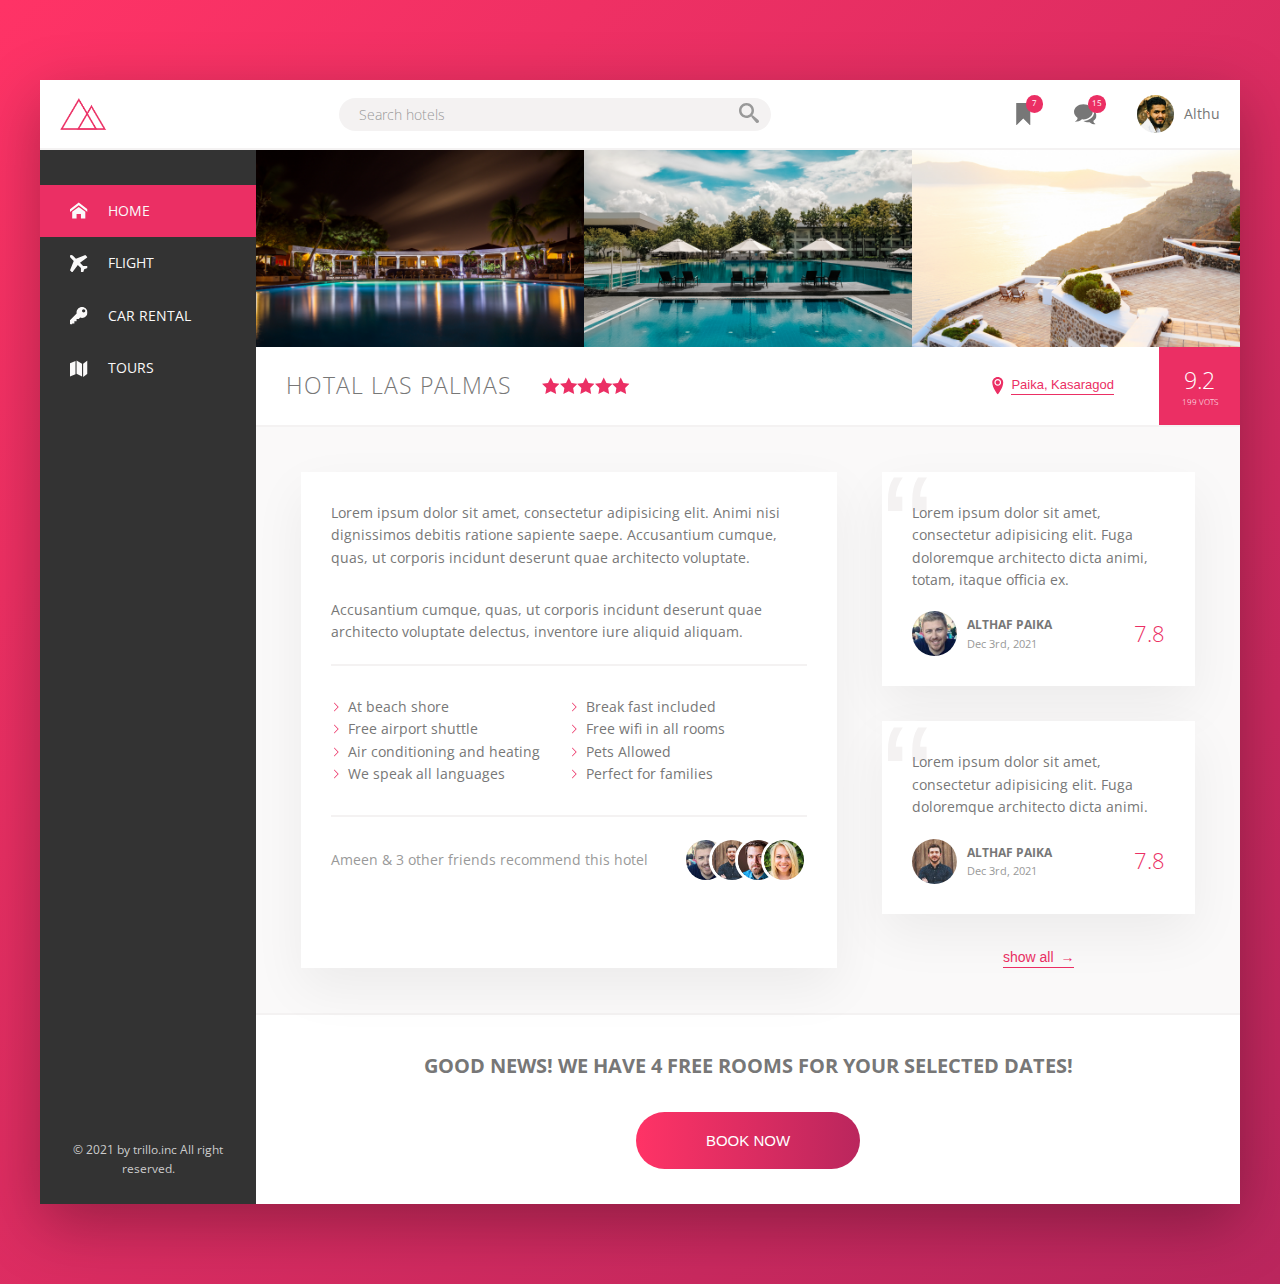
<file: index.html>
<!DOCTYPE html>
<html lang="en">
    <head>
        <meta charset="UTF-8">
        <meta name="viewport" content="width=device-width, initial-scale=1.0">
        
        <link href="https://fonts.googleapis.com/css?family=Open+Sans:300,400,600" rel="stylesheet">
        <link rel="stylesheet" href="css/style.css">
        <link rel="shortcut icon" type="image/png" href="img/favicon.png">
        
        <title>trillo &mdash; Your all-in-one booking app</title>
    </head>
    <body>
        <div class="container">
            <header class="header">
                <img src="img/logo.png" alt="logo" class="logo">
                <form action="X" class="search">
                    <input type="text" class="search__input" placeholder="Search hotels">
                    <button class="search__button">
                        <svg class="search__icon">
                            <use xlink:href="sprite.svg#icon-search"></use>
                        </svg>
                    </button>
                </form>
                <nav class="user-nav">
                    <div class="user-nav__icon-box">
                        <svg class="user-nav__icon">
                            <use xlink:href="sprite.svg#icon-bookmark"></use>
                        </svg>
                        <span class="user-nav__notification">7</span>
                    </div>
                    <div class="user-nav__icon-box">
                        <svg class="user-nav__icon">
                            <use xlink:href="sprite.svg#icon-bubbles2"></use>
                        </svg>
                        <span class="user-nav__notification">15</span>
                    </div>
                    <div class="user-nav__user">
                        <img src="img/myPic.jpg" alt="user photo" class="user-nav__user-photo">
                        <span class="user-nave__user-name">Althu</span>
                    </div>
                </nav>
            </header>

            <!-- //////////////////    main-part     //////////////////////// -->
            <div class="content">
                <nav class="side-bar">
                    <ul class="side-nav">
                            <li class="side-nav__item side-nav__item--active">
                                <a href="#" class="side-nav__link">
                                    <svg class="side-nav__icon">
                                        <use xlink:href="sprite.svg#icon-home"></use>
                                    </svg>
                                        <span class="side-nav__text">Home</span>
                                </a>
                            </li>

                            <li class="side-nav__item">
                                <a href="#" class="side-nav__link">
                                    <svg class="side-nav__icon">
                                        <use xlink:href="sprite.svg#icon-airplane"></use>
                                    </svg>
                                        <span class="side-nav__text">Flight</span>
                                </a>
                            </li>

                            <li class="side-nav__item">
                                <a href="#" class="side-nav__link">
                                    <svg class="side-nav__icon">
                                        <use xlink:href="sprite.svg#icon-key"></use>
                                    </svg>
                                        <span class="side-nav__text">Car rental</span>
                                </a>
                            </li>

                            <li class="side-nav__item">
                                <a href="#" class="side-nav__link">
                                    <svg class="side-nav__icon">
                                        <use xlink:href="sprite.svg#icon-map"></use>
                                    </svg>
                                        <span class="side-nav__text">Tours</span>
                                </a>
                            </li>
                        </ul>

                        <div class="legal">
                            &copy; 2021 by trillo.inc All right reserved.
                        </div>
                </nav>

<!-- //////////////////    hotel-part     //////////////////////// -->
<!-- //////////////////    hotel-view     //////////////////////// -->

<main class="hotel-view">
                    <div class="gallery">
                        <figure class="gallery__item">
                            <img src="img/hotel-1.jpg" alt="photo of hotel 1" class="gallery__photo">
                        </figure>
                        <figure class="gallery__item">
                            <img src="img/hotel-2.jpg" alt="photo of hotel 2" class="gallery__photo">
                        </figure>
                        <figure class="gallery__item">
                            <img src="img/hotel-3.jpg" alt="photo of hotel 3" class="gallery__photo">
                        </figure>
                    </div>
                    
<!-- //////////////////    hotel-overview     //////////////////////// -->
<div class="overview">
    <h1 class="overview__heading">Hotal Las Palmas</h1>
                        <div class="overview__stars">
                            <svg class="overview__icon-star">
                                <use xlink:href='sprite.svg#icon-star-full'></use>
                            </svg>
                            <svg class="overview__icon-star">
                                <use xlink:href='sprite.svg#icon-star-full'></use>
                            </svg>
                            <svg class="overview__icon-star">
                                <use xlink:href='sprite.svg#icon-star-full'></use>
                            </svg>
                            <svg class="overview__icon-star">
                                <use xlink:href='sprite.svg#icon-star-full'></use>
                            </svg>
                            <svg class="overview__icon-star">
                                <use xlink:href='sprite.svg#icon-star-full'></use>
                            </svg>
                        </div>

                        <div class="overview__location">
                            <svg class="overview__icon-location">
                                <use xlink:href="sprite.svg#icon-location"></use>
                            </svg>
                            <button class="btn-inline">Paika, Kasaragod</button>
                        </div>

                        <div class="overview__rating">
                            <div class="overview__rating-average">9.2</div>
                            <div class="overview__rating-count">199 vots</div>
                        </div>
                    </div>
<!-- //////////////////    hotel-overview     //////////////////////// -->
                    <div class="details">
                        <div class="description">
                            <p class="paragraph">
                                Lorem ipsum dolor sit amet, consectetur adipisicing elit. Animi nisi dignissimos debitis ratione sapiente saepe. Accusantium cumque, quas, ut corporis incidunt deserunt quae architecto voluptate.
                            </p>
                            <p class="paragraph">
                                Accusantium cumque, quas, ut corporis incidunt deserunt quae architecto voluptate delectus, inventore iure aliquid aliquam.
                            </p>

                            <ul class="list">
                                <li class="list__item">At beach shore</li>
                                <li class="list__item">Break fast included</li>
                                <li class="list__item">Free airport shuttle</li>
                                <li class="list__item">Free wifi in all rooms</li>
                                <li class="list__item">Air conditioning and heating</li>
                                <li class="list__item">Pets Allowed</li>
                                <li class="list__item">We speak all languages</li>
                                <li class="list__item">Perfect for families</li>
                            </ul>

                            <div class="recommend">
                                <p class="recommend__count">
                                    Ameen & 3 other friends recommend this hotel
                                </p>
                                <div class="recommend__friends">
                                    <img src="img/user-3.jpg" alt="friend 1" class="recommend__photo">
                                    <img src="img/user-4.jpg" alt="friend 2" class="recommend__photo">
                                    <img src="img/user-5.jpg" alt="friend 3" class="recommend__photo">
                                    <img src="img/user-6.jpg" alt="friend 4" class="recommend__photo">
                                </div>
                            </div>
                            
                        </div>
                        <div class="review">
                            <figure class="review__box">
                                <blockquote class="review__text">Lorem ipsum dolor sit amet, consectetur adipisicing elit. Fuga doloremque architecto dicta animi, totam, itaque officia ex.</blockquote>
                                <figcaption class="review__user-box">
                                    <img src="img/user-3.jpg" alt="" class="review__user-photo">
                                    <div class="review__user-name--box">
                                        <p class="review__user-name"> Althaf Paika</p>
                                        <p class="review__date">Dec 3rd, 2021</p>
                                    </div>
                                    <div class="review__rating">7.8</div>
                                </figcaption>
                            </figure>
                            <figure class="review__box">
                                <blockquote class="review__text">Lorem ipsum dolor sit amet, consectetur adipisicing elit. Fuga doloremque architecto dicta animi.</blockquote>
                                <figcaption class="review__user-box">
                                    <img src="img/user-4.jpg" alt="" class="review__user-photo">
                                    <div class="review__user-name--box">
                                        <p class="review__user-name"> Althaf Paika</p>
                                        <p class="review__date">Dec 3rd, 2021</p>
                                    </div>
                                    <div class="review__rating">7.8</div>
                                </figcaption>
                            </figure>
                            
                            <button class="btn-inline">show all <span>&rarr;</span></button>

                        </div>
                    </div>

                    <div class="cta">
                        <h2 class="cta__book-now">good news! we have 4 free rooms for your selected dates!</h2>
                        <button class="button-cta">
                            <span class="button-cta__button-visible">book now</span>
                            <span class="button-cta__button-hidden">only 4 rooms left</span>
                        </button>
                    </div>
                </main>
            </div>
        </div>
    </body>
</html>
</file>
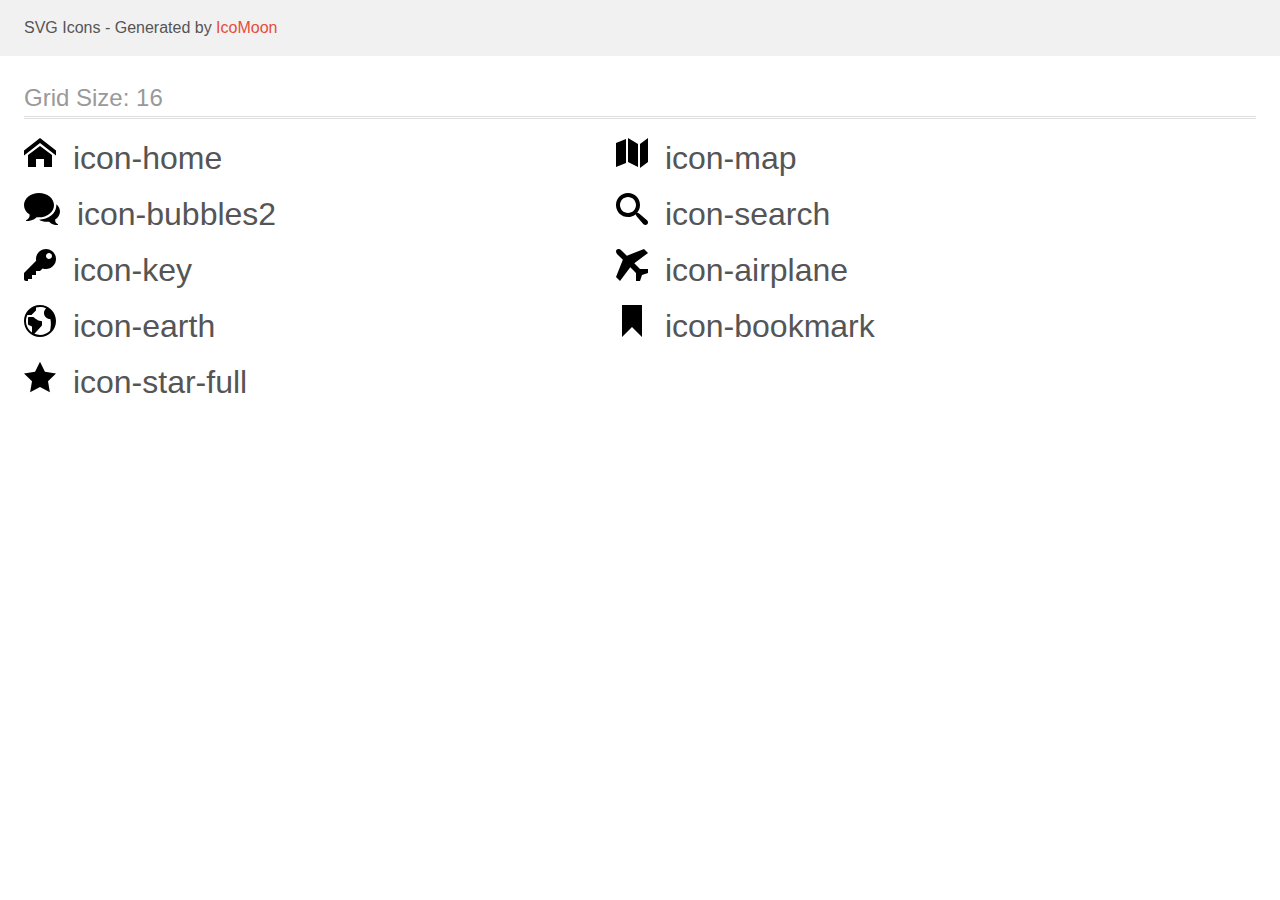
<file: icomoon/demo.html>
<!doctype html>
<html>
<head>
    <title>IcoMoon - SVG Icons</title>
    <meta charset="utf-8">
    <meta name="viewport" content="width=device-width, initial-scale=1">
    <link rel="stylesheet" href="demo-files/demo.css">
    <link rel="stylesheet" href="style.css">
</head>
<body>
<svg aria-hidden="true" style="position: absolute; width: 0; height: 0; overflow: hidden;" version="1.1" xmlns="http://www.w3.org/2000/svg" xmlns:xlink="http://www.w3.org/1999/xlink">
<defs>
<symbol id="icon-home" viewBox="0 0 32 32">
<path d="M32 18.451l-16-12.42-16 12.42v-5.064l16-12.42 16 12.42zM28 18v12h-8v-8h-8v8h-8v-12l12-9z"></path>
</symbol>
<symbol id="icon-map" viewBox="0 0 32 32">
<path d="M0 6l10-4v24l-10 4z"></path>
<path d="M12 1l10 6v23l-10-5z"></path>
<path d="M24 7l8-6v24l-8 6z"></path>
</symbol>
<symbol id="icon-bubbles2" viewBox="0 0 36 32">
<path d="M15 0v0c8.284 0 15 5.435 15 12.139s-6.716 12.139-15 12.139c-0.796 0-1.576-0.051-2.339-0.147-3.222 3.209-6.943 3.785-10.661 3.869v-0.785c2.008-0.98 3.625-2.765 3.625-4.804 0-0.285-0.022-0.564-0.063-0.837-3.392-2.225-5.562-5.625-5.562-9.434 0-6.704 6.716-12.139 15-12.139zM31.125 27.209c0 1.748 1.135 3.278 2.875 4.118v0.673c-3.223-0.072-6.181-0.566-8.973-3.316-0.661 0.083-1.337 0.126-2.027 0.126-2.983 0-5.732-0.805-7.925-2.157 4.521-0.016 8.789-1.464 12.026-4.084 1.631-1.32 2.919-2.87 3.825-4.605 0.961-1.84 1.449-3.799 1.449-5.825 0-0.326-0.014-0.651-0.039-0.974 2.268 1.873 3.664 4.426 3.664 7.24 0 3.265-1.88 6.179-4.82 8.086-0.036 0.234-0.055 0.474-0.055 0.718z"></path>
</symbol>
<symbol id="icon-search" viewBox="0 0 32 32">
<path d="M31.008 27.231l-7.58-6.447c-0.784-0.705-1.622-1.029-2.299-0.998 1.789-2.096 2.87-4.815 2.87-7.787 0-6.627-5.373-12-12-12s-12 5.373-12 12 5.373 12 12 12c2.972 0 5.691-1.081 7.787-2.87-0.031 0.677 0.293 1.515 0.998 2.299l6.447 7.58c1.104 1.226 2.907 1.33 4.007 0.23s0.997-2.903-0.23-4.007zM12 20c-4.418 0-8-3.582-8-8s3.582-8 8-8 8 3.582 8 8-3.582 8-8 8z"></path>
</symbol>
<symbol id="icon-key" viewBox="0 0 32 32">
<path d="M22 0c-5.523 0-10 4.477-10 10 0 0.626 0.058 1.238 0.168 1.832l-12.168 12.168v6c0 1.105 0.895 2 2 2h2v-2h4v-4h4v-4h4l2.595-2.595c1.063 0.385 2.209 0.595 3.405 0.595 5.523 0 10-4.477 10-10s-4.477-10-10-10zM24.996 10.004c-1.657 0-3-1.343-3-3s1.343-3 3-3 3 1.343 3 3-1.343 3-3 3z"></path>
</symbol>
<symbol id="icon-airplane" viewBox="0 0 32 32">
<path d="M24 19.999l-5.713-5.713 13.713-10.286-4-4-17.141 6.858-5.397-5.397c-1.556-1.556-3.728-1.928-4.828-0.828s-0.727 3.273 0.828 4.828l5.396 5.396-6.858 17.143 4 4 10.287-13.715 5.713 5.713v7.999h4l2-6 6-2v-4l-7.999 0z"></path>
</symbol>
<symbol id="icon-earth" viewBox="0 0 32 32">
<path d="M16 0c-8.837 0-16 7.163-16 16s7.163 16 16 16 16-7.163 16-16-7.163-16-16-16zM16 30c-1.967 0-3.84-0.407-5.538-1.139l7.286-8.197c0.163-0.183 0.253-0.419 0.253-0.664v-3c0-0.552-0.448-1-1-1-3.531 0-7.256-3.671-7.293-3.707-0.188-0.188-0.442-0.293-0.707-0.293h-4c-0.552 0-1 0.448-1 1v6c0 0.379 0.214 0.725 0.553 0.894l3.447 1.724v5.871c-3.627-2.53-6-6.732-6-11.489 0-2.147 0.484-4.181 1.348-6h3.652c0.265 0 0.52-0.105 0.707-0.293l4-4c0.188-0.188 0.293-0.442 0.293-0.707v-2.419c1.268-0.377 2.61-0.581 4-0.581 2.2 0 4.281 0.508 6.134 1.412-0.13 0.109-0.256 0.224-0.376 0.345-1.133 1.133-1.757 2.64-1.757 4.243s0.624 3.109 1.757 4.243c1.139 1.139 2.663 1.758 4.239 1.758 0.099 0 0.198-0.002 0.297-0.007 0.432 1.619 1.211 5.833-0.263 11.635-0.014 0.055-0.022 0.109-0.026 0.163-2.541 2.596-6.084 4.208-10.004 4.208z"></path>
</symbol>
<symbol id="icon-bookmark" viewBox="0 0 32 32">
<path d="M6 0v32l10-10 10 10v-32z"></path>
</symbol>
<symbol id="icon-star-full" viewBox="0 0 32 32">
<path d="M32 12.408l-11.056-1.607-4.944-10.018-4.944 10.018-11.056 1.607 8 7.798-1.889 11.011 9.889-5.199 9.889 5.199-1.889-11.011 8-7.798z"></path>
</symbol>
</defs>
</svg>

<header class="bgc1 clearfix">
<div class="mhl">
    <p>SVG Icons - Generated by <a href="https://icomoon.io/app">IcoMoon</a></p>
</div>
</header>
    <div class="clearfix mhl ptl">
        <h1 class="mvm mtn fgc1">Grid Size: 16</h1>
        <div class="glyph fs1">
            <div class="clearfix pbs">
                <svg class="icon icon-home"><use xlink:href="#icon-home"></use></svg><span class="name"> icon-home</span>
            </div>
        </div>
        <div class="glyph fs1">
            <div class="clearfix pbs">
                <svg class="icon icon-map"><use xlink:href="#icon-map"></use></svg><span class="name"> icon-map</span>
            </div>
        </div>
        <div class="glyph fs1">
            <div class="clearfix pbs">
                <svg class="icon icon-bubbles2"><use xlink:href="#icon-bubbles2"></use></svg><span class="name"> icon-bubbles2</span>
            </div>
        </div>
        <div class="glyph fs1">
            <div class="clearfix pbs">
                <svg class="icon icon-search"><use xlink:href="#icon-search"></use></svg><span class="name"> icon-search</span>
            </div>
        </div>
        <div class="glyph fs1">
            <div class="clearfix pbs">
                <svg class="icon icon-key"><use xlink:href="#icon-key"></use></svg><span class="name"> icon-key</span>
            </div>
        </div>
        <div class="glyph fs1">
            <div class="clearfix pbs">
                <svg class="icon icon-airplane"><use xlink:href="#icon-airplane"></use></svg><span class="name"> icon-airplane</span>
            </div>
        </div>
        <div class="glyph fs1">
            <div class="clearfix pbs">
                <svg class="icon icon-earth"><use xlink:href="#icon-earth"></use></svg><span class="name"> icon-earth</span>
            </div>
        </div>
        <div class="glyph fs1">
            <div class="clearfix pbs">
                <svg class="icon icon-bookmark"><use xlink:href="#icon-bookmark"></use></svg><span class="name"> icon-bookmark</span>
            </div>
        </div>
        <div class="glyph fs1">
            <div class="clearfix pbs">
                <svg class="icon icon-star-full"><use xlink:href="#icon-star-full"></use></svg><span class="name"> icon-star-full</span>
            </div>
        </div>
  </div>
<script defer src="svgxuse.js"></script>
</body>
</html>
</file>
<file: css/style.css>
:root{--color-Primary: #eb2f64;--color-Primary-light: #FF3366;--color-Primary-dark: #BA265D;--color-Grey-light-1: #faf9f9;--color-Grey-light-2: #f4f2f2;--color-Grey-light-3: #f0eeee;--color-Grey-light-4: #ccc;--color-Grey-dark-1: #333;--color-Grey-dark-2: #777;--color-Grey-dark-3: #999;--line: solid 2px var(--color-Grey-light-2);--shadow-dark: 0 2rem 6rem rgba(0,0,0,.3);--shadow-light: 0 2rem 5rem rgba(0,0,0,.06)}*{margin:0;padding:0}*,*::after,*::before{box-sizing:inherit}html{box-sizing:border-box;font-size:62.5%}@media only screen and (max-width: 68.75em){html{font-size:50%}}body{background-image:linear-gradient(to right bottom, var(--color-Primary-light), var(--color-Primary-dark));background-size:cover;color:var(--color-Grey-dark-2);font-family:'Open Sans', sans-serif;font-weight:400;line-height:1.6;min-height:100vh}.container{max-width:120rem;margin:8rem auto;background-color:var(--color-Grey-light-2);box-shadow:0 2rem 6rem rgba(0,0,0,0.3)}@media only screen and (max-width: 75em){.container{margin:0;max-width:100%;width:100%}}.header{height:7rem;font-size:1.4rem;background-color:#fff;border-bottom:var(--line);display:flex;justify-content:space-between;align-items:center}@media only screen and (max-width: 31.25em){.header{flex-wrap:wrap;height:10rem;align-content:space-around}}.content{display:flex}@media only screen and (max-width: 56.25em){.content{flex-direction:column}}.side-bar{background-color:var(--color-Grey-dark-1);flex:0 0 18%;display:flex;flex-direction:column;justify-content:space-between}.hotel-view{background-color:#fff;flex:1}.details{display:flex;padding:4.5rem;background-color:var(--color-Grey-light-1);border-bottom:var(--line);font-size:1.4rem}@media only screen and (max-width: 56.25em){.details{padding:3rem}}@media only screen and (max-width: 37.5em){.details{flex-direction:column}}.description{background-color:#fff;box-shadow:var(--shadow-light);padding:3rem;flex:0 0 60%;margin-right:4.5rem}@media only screen and (max-width: 56.25em){.description{padding:2rem;margin-right:3rem}}@media only screen and (max-width: 37.5em){.description{margin-right:0;margin-bottom:3rem}}.review{flex:1;display:flex;flex-direction:column;align-items:center}.logo{height:3.25rem;margin-left:2rem}.search{flex:0 0 40%;display:flex;align-items:center;justify-content:center}.search__input{font-family:inherit;font-size:inherit;color:inherit;background-color:var(--color-Grey-light-2);border-radius:100px;border:none;padding:.7rem 2rem;width:90%;transition:all .2s;margin-right:-3.25rem}.search__input:focus{outline:none;width:100%;background-color:var(--color-Grey-light-3)}.search__input::-webkit-input-placeholder{font-weight:100;color:var(--color-Grey-dark-3)}.search__button{background-color:var(--color-Grey-light-2);border:none}.search__button:focus{outline:none}.search__input:focus+.search__button{background-color:var(--color-Grey-light-3)}.search__icon{height:2rem;width:2rem;fill:var(--color-Grey-dark-3)}@media only screen and (max-width: 31.25em){.search{order:1;flex:0 0 100%}}.user-nav{align-self:stretch;display:flex;align-items:center}.user-nav>*{padding:0 2rem;cursor:pointer;height:100%;display:flex;align-items:center}.user-nav>*:hover{background-color:var(--color-Grey-light-3)}.user-nav__icon-box{position:relative}.user-nav__icon{height:2.25rem;width:2.25rem;fill:var(--color-Grey-dark-2)}.user-nav__notification{font-size:.8rem;color:#fff;height:1.75rem;width:1.75rem;border-radius:50%;background-color:var(--color-Primary);position:absolute;top:1.5rem;right:1.1rem;display:flex;justify-content:center;align-items:center}.user-nav__user-photo{height:3.75rem;border-radius:50%;margin-right:1rem}.side-nav{font-size:1.4rem;list-style:none;margin-top:3.5rem}@media only screen and (max-width: 56.25em){.side-nav{display:flex;margin-top:0}}.side-nav__item{position:relative}@media only screen and (max-width: 56.25em){.side-nav__item{flex:1}}.side-nav__item::before{content:'';background-color:var(--color-Primary);position:absolute;top:0;left:0;height:100%;width:3px;transform:scaleY(0);transition:transform 0.2s,width 0.4s cubic-bezier(1, 0, 0, 1) 0.2s,background-color 0.1s}.side-nav__item:hover::before,.side-nav__item--active::before{transform:scaleY(1);width:100%}.side-nav__item:active::before{background-color:var(--color-Primary-light)}.side-nav__link:link,.side-nav__link:visited{text-decoration:none;text-transform:uppercase;padding:1.5rem 3rem;color:var(--color-Grey-light-1);display:block;position:relative;z-index:10;display:flex;align-items:center}@media only screen and (max-width: 56.25em){.side-nav__link:link,.side-nav__link:visited{justify-content:center;padding:2rem}}@media only screen and (max-width: 37.5em){.side-nav__link:link,.side-nav__link:visited{flex-direction:column;padding:1.5rem .5rem}}.side-nav__icon{height:1.75rem;width:1.75rem;margin-right:2rem;fill:currentColor}@media only screen and (max-width: 37.5em){.side-nav__icon{margin-right:0;margin-bottom:.7rem;height:1.5rem;width:1.5rem}}.legal{font-size:1.2rem;padding:2.5rem;text-align:center;color:var(--color-Grey-light-4)}@media only screen and (max-width: 56.25em){.legal{display:none}}.gallery{display:flex}.gallery__photo{width:100%;display:block}.overview{display:flex;align-items:center;border-bottom:solid 2px var(--color-Grey-light-2)}.overview__heading{font-size:2.25rem;font-weight:300;text-transform:uppercase;padding:1.5rem 3rem;letter-spacing:1px}@media only screen and (max-width: 37.5em){.overview__heading{font-size:1.8rem;padding:1.25 2rem}}.overview__stars{margin-right:auto;display:flex}.overview__icon-star,.overview__icon-location{height:1.75rem;width:1.75rem;fill:var(--color-Primary)}.overview__location{font-size:1.3rem;padding:3rem 1.5rem;display:flex;align-items:center}.overview__icon-location{margin-right:.5rem}.overview__rating{background-color:var(--color-Primary);color:#fff;margin-left:3rem;align-self:stretch;padding:0 2.25rem;display:flex;flex-direction:column;justify-content:center;align-items:center}@media only screen and (max-width: 37.5em){.overview__rating{padding:0 1.5rem}}.overview__rating-average{font-size:2.25rem;font-weight:300;margin-bottom:-3px}@media only screen and (max-width: 37.5em){.overview__rating-average{font-size:1.8rem}}.overview__rating-count{font-size:.8rem;font-weight:300;text-transform:uppercase}@media only screen and (max-width: 37.5em){.overview__rating-count{font-size:.7rem}}.btn-inline{border:none;font-size:inherit;background-color:transparent;color:var(--color-Primary);display:inline-block;padding-bottom:2px;border-bottom:1px solid currentColor;cursor:pointer;transition:all .2s}.btn-inline span{margin-left:3px;transition:all .2s}.btn-inline:hover{color:var(--color-Grey-dark-1)}.btn-inline:hover span{margin-left:8px}.btn-inline:focus{outline:none;-webkit-animation:pulsate 1s infinite;animation:pulsate 1s infinite}@-webkit-keyframes pulsate{0%{transform:scale(1);box-shadow:none}50%{transform:scale(1.05);box-shadow:0 2rem 4rem rgba(0,0,0,0.25)}100%{transform:scale(1);box-shadow:none}}@keyframes pulsate{0%{transform:scale(1);box-shadow:none}50%{transform:scale(1.05);box-shadow:0 2rem 4rem rgba(0,0,0,0.25)}100%{transform:scale(1);box-shadow:none}}.paragraph:not(:last-of-type){margin-bottom:3rem}.list{list-style:none;padding:3rem 0;margin:2rem 0;display:flex;flex-wrap:wrap;border-top:var(--line);border-bottom:var(--line)}.list__item{flex:0 0 50%}.list__item::before{content:'';display:inline-block;height:1rem;width:1rem;margin-right:.7rem;background-image:url(../img/chevron-thin-right.svg);background-size:cover}@supports (-webkit-mask-image: url()) or (mask-image: url()){.list__item::before{background-color:var(--color-Primary);mask-image:url(../img/chevron-thin-right.svg);mask-size:cover;-webkit-mask-image:url(../img/chevron-thin-right.svg);-webkit-mask-size:cover;background-image:none}}.recommend{font-size:1.4rem;color:var(--color-Grey-dark-3);display:flex;align-items:center}.recommend__count{margin-right:auto}.recommend__friends{display:flex}.recommend__photo{box-sizing:content-box;height:4rem;width:4rem;border-radius:50%;border:solid 3px #fff}.recommend__photo:not(:last-child){margin-right:-2rem}.review__box{padding:3rem;box-shadow:var(--shadow-light);background-color:#fff;margin-bottom:3.5rem;position:relative}@media only screen and (max-width: 56.25em){.review__box{padding:2rem;margin-bottom:3rem}}.review__box::before{content:"\201C";font-size:15rem;color:var(--color-Grey-light-2);line-height:0;font-family:sans-serif;position:absolute;top:5.75rem;left:0;z-index:1}.review__user-box{display:flex;align-items:center}.review__user-photo{height:4.5rem;width:4.5rem;border-radius:50%;margin-right:1rem}.review__text{margin-bottom:2rem;position:relative;z-index:10}.review__user-name--box{display:flex;flex-direction:column;margin-right:auto}.review__user-name{text-transform:uppercase;font-size:1.2rem;font-weight:700}.review__date{font-size:1.1rem;color:var(--color-Grey-dark-3)}.review__rating{font-size:2.2rem;font-weight:300;color:var(--color-Primary)}.cta{padding:3.5rem 0;text-align:center}@media only screen and (max-width: 56.25em){.cta{padding:2.5rem 0}}.cta__book-now{text-transform:uppercase;font-size:2rem;margin-bottom:3rem}.button-cta{font-size:1.5rem;font-weight:300;text-transform:uppercase;border:none;border-radius:100px;background-image:linear-gradient(to right, var(--color-Primary-light), var(--color-Primary-dark));color:#fff;position:relative;overflow:hidden;cursor:pointer}.button-cta>*{height:100%;width:100%;display:inline-block;transition:all .2s}.button-cta__button-visible{padding:2rem 7rem;position:relative}.button-cta__button-hidden{padding:2rem 3rem;position:absolute;left:0;top:-100%}.button-cta:hover{background-image:linear-gradient(to left, var(--color-Primary-light), var(--color-Primary-dark));-webkit-animation:pulsate 1s infinite;animation:pulsate 1s infinite}.button-cta:hover .button-cta__button-hidden{top:0}.button-cta:hover .button-cta__button-visible{transform:translateY(100%)}.button-cta:focus{outline:none}
</file>
<file: icomoon/demo-files/demo.css>
body {
  padding: 0;
  margin: 0;
  font-family: sans-serif;
  font-size: 1em;
  line-height: 1.5;
  color: #555;
  background: #fff;
}
h1 {
  font-size: 1.5em;
  font-weight: normal;
  box-shadow: 0 1px #ddd, 0 2px #fff, 0 3px #ddd;
}
small {
  font-size: .66666667em;
}
a {
  color: #e74c3c;
  text-decoration: none;
}
a:hover, a:focus {
  box-shadow: 0 1px #e74c3c;
}
.bshadow0, input {
  box-shadow: inset 0 -2px #e7e7e7;
}
input:hover {
  box-shadow: inset 0 -2px #ccc;
}
input, fieldset {
  font-size: 1em;
  margin: 0;
  padding: 0;
  border: 0;
}
input {
  color: inherit;
  line-height: 1.5;
  height: 1.5em;
  padding: .25em 0;
}
input:focus {
  outline: none;
  box-shadow: inset 0 -2px #449fdb;
}
.glyph {
  font-size: 16px;
  margin-right: 1.5em;
  float: left;
  width: 17em;
}
svg {
  color: #000;
}
.liga {
  width: 80%;
  width: calc(100% - 2.5em);
}
.talign-right {
  text-align: right;
}
.talign-center {
  text-align: center;
}
.bgc1 {
  background: #f1f1f1;
}
.fgc0 {
  color: #000;
}
.fgc1 {
  color: #999;
}
p {
  margin-top: 1em;
  margin-bottom: 1em;
}
.mvm {
  margin-top: .75em;
  margin-bottom: .75em;
}
.mtn {
  margin-top: 0;
}
.mtl, .mal {
  margin-top: 1.5em;
}
.mbl, .mal {
  margin-bottom: 1.5em;
}
.mal, .mhl {
  margin-left: 1.5em;
  margin-right: 1.5em;
}
.mhmm {
  margin-left: 1em;
  margin-right: 1em;
}
.ptl {
  padding-top: 1.5em;
}
.pbs, .pvs {
  padding-bottom: .25em;
}
.pvs, .pts {
  padding-top: .25em;
}
.unit {
  float: left;
}
.unitRight {
  float: right;
}
.size1of2 {
  width: 50%;
}
.size1of1 {
  width: 100%;
}
.clearfix:before, .clearfix:after {
  content: " ";
  display: table;
}
.clearfix:after {
  clear: both;
}
.hidden-true {
  display: none;
}
.textbox0 {
  width: 3em;
  background: #f1f1f1;
  padding: .25em .5em;
  line-height: 1.5;
  height: 1.5em;
}
.fs0 {
  font-size: 16px;
}
.fs1 {
  font-size: 32px;
}
.name {
  margin-left: .25em;
}
</file>
<file: icomoon/style.css>
.icon {
  display: inline-block;
  width: 1em;
  height: 1em;
  stroke-width: 0;
  stroke: currentColor;
  fill: currentColor;
}

/* ==========================================
Single-colored icons can be modified like so:
.icon-name {
  font-size: 32px;
  color: red;
}
========================================== */

.icon-bubbles2 {
  width: 1.125em;
}
</file>
